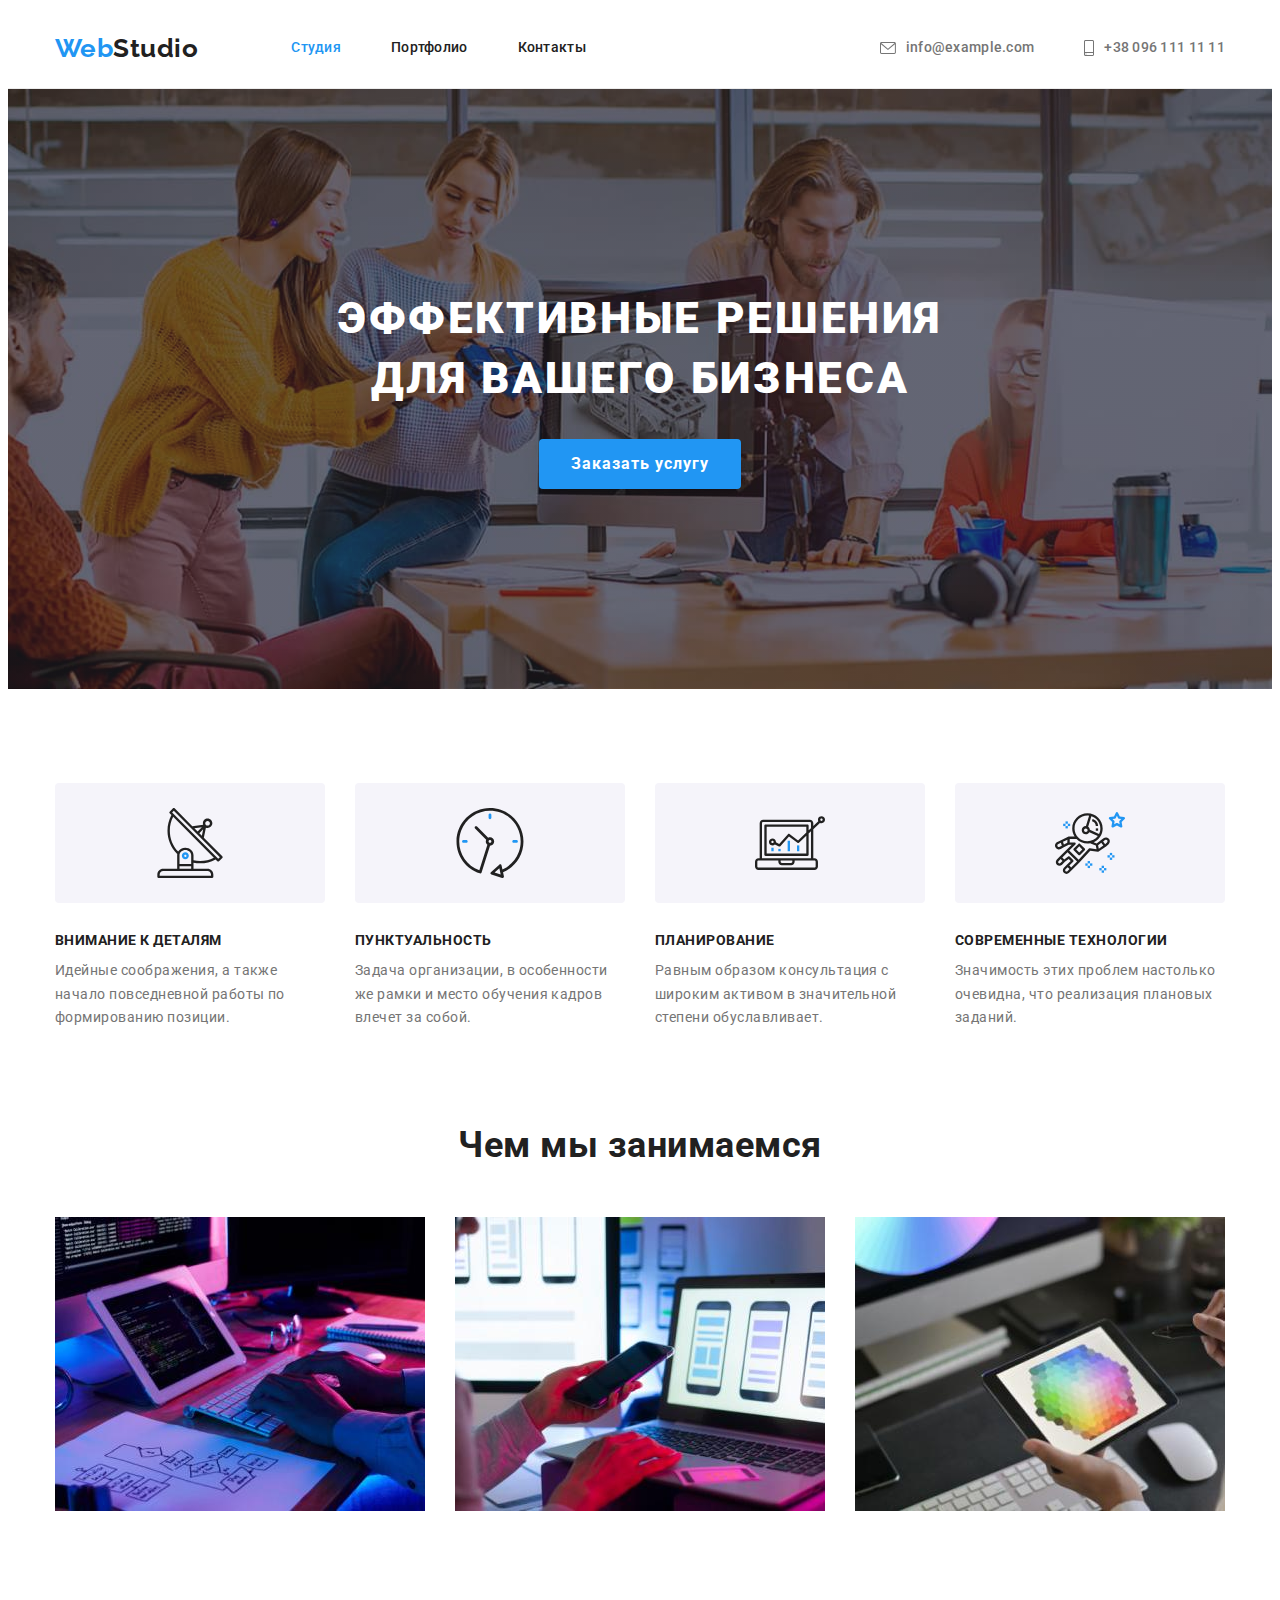
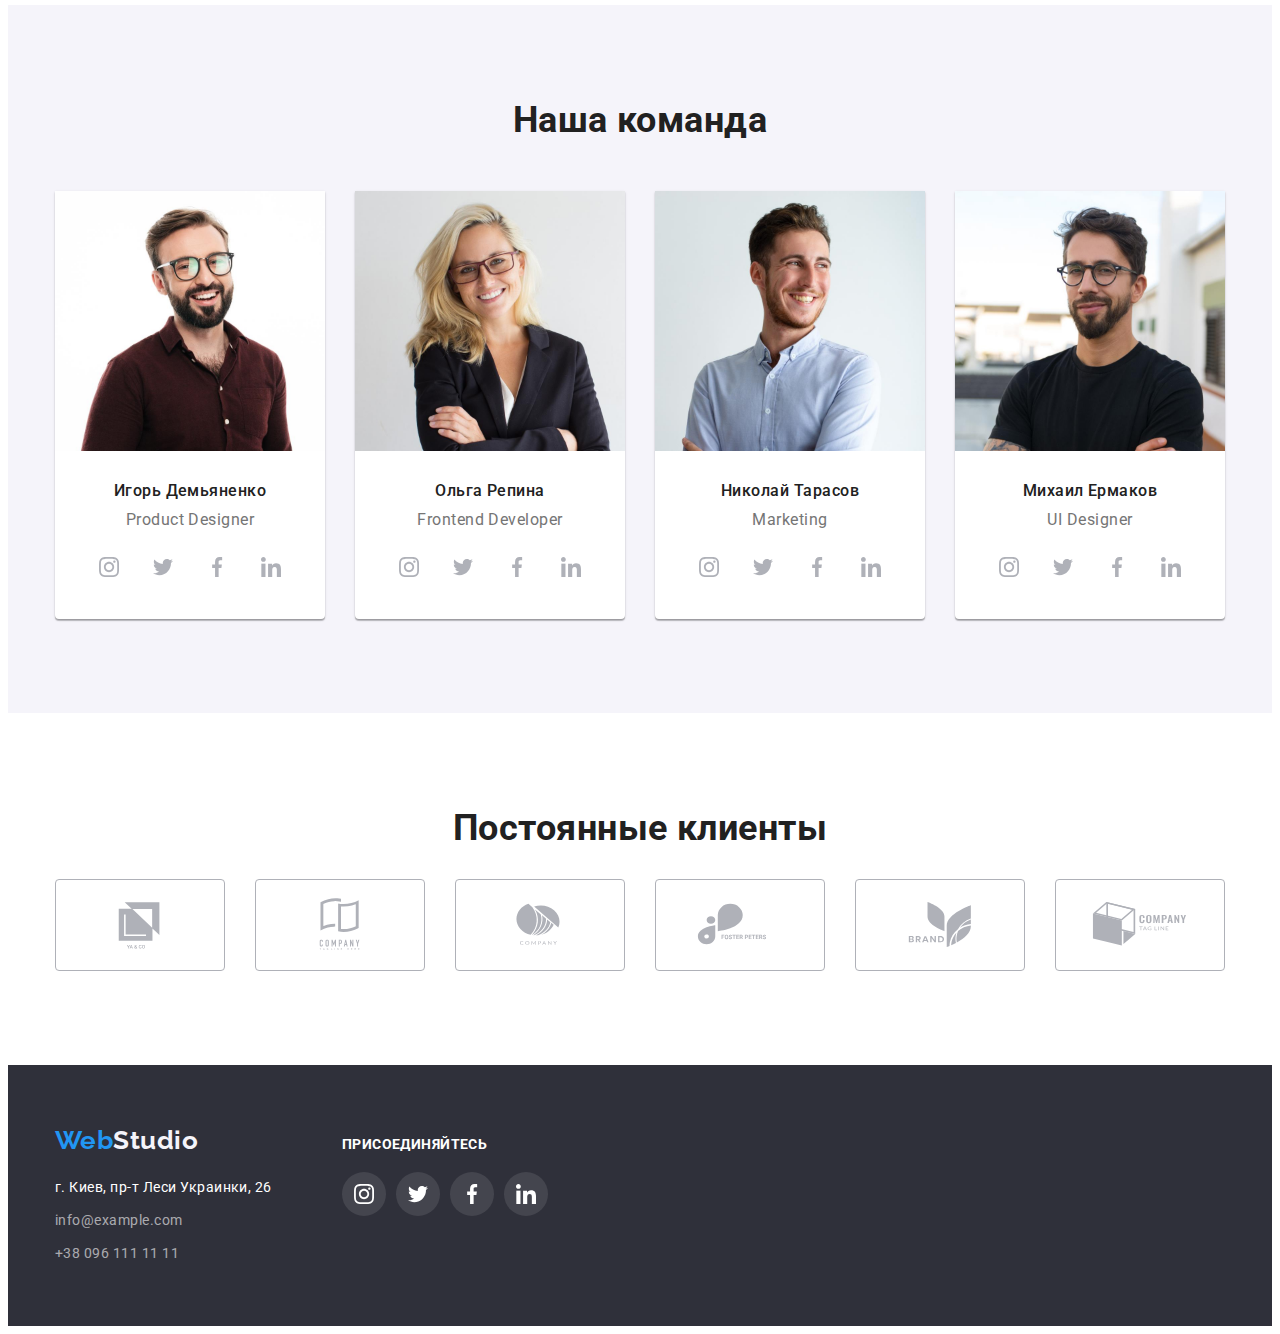
<file: index.html>
<!DOCTYPE html>
<html lang="ru">
<head>
    <meta charset="UTF-8">
    <meta http-equiv="X-UA-Compatible" content="IE=edge">
    <meta name="viewport" content="width=device-width, initial-scale=1.0">
    <title>WebStudio</title>
    <link rel="preconnect" href="https://fonts.googleapis.com">
<link rel="preconnect" href="https://fonts.gstatic.com" crossorigin>
<link href="https://fonts.googleapis.com/css2?family=Raleway:wght@700&family=Roboto:wght@400;500;700;900&display=swap" rel="stylesheet">
<link rel="stylesheet" href="https://cdnjs.cloudflare.com/ajax/libs/modern-normalize/1.1.0/modern-normalize.min.css" integrity="sha512-wpPYUAdjBVSE4KJnH1VR1HeZfpl1ub8YT/NKx4PuQ5NmX2tKuGu6U/JRp5y+Y8XG2tV+wKQpNHVUX03MfMFn9Q==" crossorigin="anonymous" referrerpolicy="no-referrer" />
<link rel="stylesheet" href="./css/styles.css">
</head>
<body>
    <!--Шапка сайта-->
    <header>
        <div class="container header-container">
        <nav class="main-nav">
            <a href = "./index.html" class="logo">
                <span class="logo-first-half">Web</span><span class ="logo-second-half">Studio</span>
            </a>
            <ul class="site-nav list">
                <li class="item"><a href="./index.html" class="link current">Студия</a></li>
                <li class="item"><a href="./portfolio.html" class="link">Портфолио</a></li>
                <li class="item"><a href="./contacts.html" class="link">Контакты</a></li>
            </ul>
        </nav>
        <ul class="contacts-information list">
            <li class="item"><a href="mailtoinfo@example.com" class="contacts-data icon-mail">
                <svg class="contacts-icon" width="16" height="12">
                    <use href="./images/sprite.svg#icon-mail"></use>
                </svg>
                info@example.com</a>
        </li>
            <li class="item"><a href="tel:+380961111111" class="contacts-data icon-phone">
                <svg class="contacts-icon" width="10" height="16">
                    <use href="./images/sprite.svg#icon-smartphone"></use>
                </svg>
                +38 096 111 11 11</a>
                </li>
        </ul>
    </div>
    </header>

    <main>
        <!--Герой-->
        <section class="hero section">
            <div class="container hero-container">
            <h1 class="hero-title">Эффективные решения для вашего бизнеса</h1>
            <button type="button" class="button">Заказать услугу</button>
        </div>
        </section>
        <!--Преимущества-->
        <section class="features-section section">
            <div class="container">
            <h2 class="visually-hidden">Наши Преимущества</h2>
            <ul class="features list">
                <li class="item">
                    <div class="features-container">
                        <svg class="features-icon" width="70" height="70">
                            <use href="./images/sprite-2.svg#icon-antenna"></use>
                        </svg>
                    </div>
                    <h3 class="title">Внимание к деталям</h3>
                    <P class="description">Идейные соображения, а также начало повседневной работы по формированию позиции.</P>
                </li>
                <li class="item">
                    <div class="features-container">
                        <svg class="features-icon" width="70" height="70">
                            <use href="./images/sprite-2.svg#icon-clock"></use>
                        </svg>
                    </div>
                    <h3 class="title">Пунктуальность</h3>
                    <P class="description">Задача организации, в особенности же рамки и место обучения кадров влечет за собой.</P>
                </li>
                <li class="item">
                    <div class="features-container">
                        <svg class="features-icon" width="70" height="70">
                            <use href="./images/sprite-2.svg#icon-diagram"></use>
                        </svg>
                    </div>
                    <h3 class="title">Планирование</h3>
                    <P class="description">Равным образом консультация с широким активом в значительной степени обуславливает.</P>
                </li>
                <li class="item">
                    <div class="features-container">
                        <svg class="features-icon" width="70" height="70">
                            <use href="./images/sprite-2.svg#icon-astronaut"></use>
                        </svg>
                    </div>
                    <h3 class="title">Современные технологии</h3>
                    <P class="description">Значимость этих проблем настолько очевидна, что реализация плановых заданий.</P>
                </li>
            </ul>
        </div>
        </section>
        <!-- Чем мы занимаемся -->
        <section class="section prof-section">
            <div class="container prof-container">
            <h2 class="section-title">Чем мы занимаемся</h2>
            <ul class="prof-section-list list">
                <li class="item">
                    <img class ="prof-item" src="./images/1.jpg" alt="Первая услуга" width="370"/>
                </li>
                <li class="item">
                   <img class ="prof-item" src="./images/2.jpg" alt="Вторая услуга" width="370"/>
                </li>
                <li class="item">
                   <img class ="prof-item" src="./images/3.jpg" alt="Третья услуга" width="370"/>
                </li>
            </ul>
        </div>
        </section>
        <section class="team section">
            <div class="container team-container">
            <h2 class="section-title">Наша команда</h2>
            <ul class="team-list list">
                <li class="item">
                    <img src="./images/PD.jpg" alt="Фото Продакт дизайнера" width="270"/>
                    <div class="team-card">
                    <p class="name">Игорь Демьяненко</p>
                    <p class="profession">Product Designer</p>
                    <ul class="team-socials-list list">
                        <li class="team-socials-item">
                            <a class="team-socials-link"   href="">
                                <svg class="team-socials-icon" width="20" height="20">
                                    <use href="./images/sprite-3.svg#icon-instagram"></use>
                                </svg>
                            </a>
                        </li>
                        <li class="team-socials-item">
                            <a  class="team-socials-link" href="">
                                <svg class="team-socials-icon" width="20" height="20">
                                    <use href="./images/sprite-3.svg#icon-twitter"></use>
                                </svg>
                            </a>
                        </li>
                        <li class="team-socials-item">
                            <a  class="team-socials-link" href="">
                                <svg class="team-socials-icon" width="20" height="20">
                                    <use href="./images/sprite-3.svg#icon-facebook"></use>
                                </svg>
                            </a>
                        </li>
                        <li class="team-socials-item">
                            <a  class="team-socials-link" href="">
                                <svg class="team-socials-icon" width="20" height="20">
                                    <use href="./images/sprite-3.svg#icon-linkedin"></use>
                                </svg>
                            </a>
                        </li>
                    </ul>
                    </div>
                </li>
                <li class="item">
                    <img src="./images/FD.jpg" alt="Фото Фронтенд разработчика" width="270"/>
                    <div class="team-card">
                    <p class="name">Ольга Репина</p>
                    <p class="profession">Frontend Developer</p>
                    <ul class="team-socials-list list">
                        <li class="team-socials-item">
                            <a class="team-socials-link"   href="">
                                <svg class="team-socials-icon" width="20" height="20">
                                    <use href="./images/sprite-3.svg#icon-instagram"></use>
                                </svg>
                            </a>
                        </li>
                        <li class="team-socials-item">
                            <a  class="team-socials-link" href="">
                                <svg class="team-socials-icon" width="20" height="20">
                                    <use href="./images/sprite-3.svg#icon-twitter"></use>
                                </svg>
                            </a>
                        </li>
                        <li class="team-socials-item">
                            <a  class="team-socials-link" href="">
                                <svg class="team-socials-icon" width="20" height="20">
                                    <use href="./images/sprite-3.svg#icon-facebook"></use>
                                </svg>
                            </a>
                        </li>
                        <li class="team-socials-item">
                            <a  class="team-socials-link" href="">
                                <svg class="team-socials-icon" width="20" height="20">
                                    <use href="./images/sprite-3.svg#icon-linkedin"></use>
                                </svg>
                            </a>
                        </li>
                    </ul>
                </div>
                </li>
                <li class="item">
                    <img src="./images/M.jpg" alt="Фото Маркетолога" width="270"/>
                    <div class="team-card">
                    <p class="name">Николай Тарасов</p>
                    <p class="profession">Marketing</p>
                    <ul class="team-socials-list list">
                        <li class="team-socials-item">
                            <a class="team-socials-link"   href="">
                                <svg class="team-socials-icon" width="20" height="20">
                                    <use href="./images/sprite-3.svg#icon-instagram"></use>
                                </svg>
                            </a>
                        </li>
                        <li class="team-socials-item">
                            <a  class="team-socials-link" href="">
                                <svg class="team-socials-icon" width="20" height="20">
                                    <use href="./images/sprite-3.svg#icon-twitter"></use>
                                </svg>
                            </a>
                        </li>
                        <li class="team-socials-item">
                            <a  class="team-socials-link" href="">
                                <svg class="team-socials-icon" width="20" height="20">
                                    <use href="./images/sprite-3.svg#icon-facebook"></use>
                                </svg>
                            </a>
                        </li>
                        <li class="team-socials-item">
                            <a  class="team-socials-link" href="">
                                <svg class="team-socials-icon" width="20" height="20">
                                    <use href="./images/sprite-3.svg#icon-linkedin"></use>
                                </svg>
                            </a>
                        </li>
                    </ul>
                </div>
                </li>
                <li class="item">
                    <img src="./images/UID.jpg" alt="Фото UI дизайнера" width="270"/>
                    <div class="team-card">
                    <p class="name">Михаил Ермаков</p>
                    <p class="profession">UI Designer</p>
                    <ul class="team-socials-list list">
                        <li class="team-socials-item">
                            <a class="team-socials-link"   href="">
                                <svg class="team-socials-icon" width="20" height="20">
                                    <use href="./images/sprite-3.svg#icon-instagram"></use>
                                </svg>
                            </a>
                        </li>
                        <li class="team-socials-item">
                            <a  class="team-socials-link" href="">
                                <svg class="team-socials-icon" width="20" height="20">
                                    <use href="./images/sprite-3.svg#icon-twitter"></use>
                                </svg>
                            </a>
                        </li>
                        <li class="team-socials-item">
                            <a  class="team-socials-link" href="">
                                <svg class="team-socials-icon" width="20" height="20">
                                    <use href="./images/sprite-3.svg#icon-facebook"></use>
                                </svg>
                            </a>
                        </li>
                        <li class="team-socials-item">
                            <a  class="team-socials-link" href="">
                                <svg class="team-socials-icon" width="20" height="20">
                                    <use href="./images/sprite-3.svg#icon-linkedin"></use>
                                </svg>
                            </a>
                        </li>
                    </ul>
                </div>
                </li>
            </ul>
        </div>
        </section>
        <!-- Постоянные клиенты -->
        <section class="section clients-section">
            <div class="container clients-container">
            <h2 class="section-title">Постоянные клиенты</h2>
            <ul class="clients-list list">
                <li class="clients-item">
                    <a  href="" class="clients-link">
                    <svg class="clients-icon" width="106" height="60">
                        <use href="./images/sprite-4.svg#icon-logo-1"></use>
                    </svg>
                </a>
                </li>
                <li class="clients-item">
                    <a  href="" class="clients-link">
                    <svg class="clients-icon" width="106" height="60">
                        <use  href="./images/sprite-4.svg#icon-logo-2"></use>
                    </svg>
                </a>
                </li>
                <li class="clients-item">
                    <a  href="" class="clients-link">
                    <svg class="clients-icon" width="106" height="60">
                        <use  href="./images/sprite-4.svg#icon-logo-3"></use>
                    </svg>
                </a>
                </li>
                <li class="clients-item">
                    <a  href="" class="clients-link">
                    <svg class="clients-icon" width="106" height="60">
                        <use  href="./images/sprite-4.svg#icon-logo-4"></use>
                    </svg>
                </a>
                </li>
                <li class="clients-item">
                    <a  href="" class="clients-link">
                    <svg class="clients-icon" width="106" height="60">
                        <use  href="./images/sprite-4.svg#icon-logo-5"></use>
                    </svg>
                </a>
                </li>
                <li class="clients-item">
                    <a  href="" class="clients-link">
                    <svg class="clients-icon" width="106" height="60">
                        <use  href="./images/sprite-4.svg#icon-logo-6"></use>
                    </svg>
                </a>
                </li>
            </ul>
        </div>
        </section>
    </main>
    <!--Футер-->
    <footer>
        <div class="container footer-container">
            <div class="address-container">
        <a href = "./index.html" class="footer-logo logo">
            <span class="logo-first-half">Web</span><span class ="logo-second-half-footer">Studio</span>
        </a>
        <address>
            <ul class="footer-information list">
                <li class="item"><a href="" class="address">г. Киев, пр-т Леси Украинки, 26</a></li>
                <li class="item">
                    <a href="mailtoinfo@example.com" class="contacts-data">info@example.com</a>
                </li>      
                  <li class="item">
                      <a href="tel:+380961111111" class="contacts-data">+38 096 111 11 11</a>
                    </li>
            </ul>    
        </address>
    </div>
        <div class="join-container">
            <h3 class="join-title">Присоединяйтесь</h3>
                <ul class="join-list list">
                    <li class="join-item">
                        <a class ="join-link"  href="">
                            <svg class="join-icon" width="20" height="20">
                                <use href="./images/sprite-5.svg#icon-instagram-2"></use>
                            </svg>
                        </a>
                    </li>
                    <li class="join-item">
                        <a class ="join-link" href="">
                            <svg class="join-icon" width="20" height="20">
                                <use href="./images/sprite-5.svg#icon-twitter-1"></use>
                            </svg>
                        </a>
                    </li>
                    <li class="join-item">
                        <a class ="join-link" href="">
                            <svg class="join-icon" width="20" height="20">
                                <use href="./images/sprite-5.svg#icon-facebook-1"></use>
                            </svg>
                        </a>
                    </li>
                    <li class="join-item">
                        <a class ="join-link" href="">
                            <svg class="join-icon" width="20" height="20">
                                <use href="./images/sprite-5.svg#icon-linkedin-1"></use>
                            </svg>
                        </a>
                    </li>
                </ul>
        </div>
    </div>
    </footer>
</body>
</html>
</file>
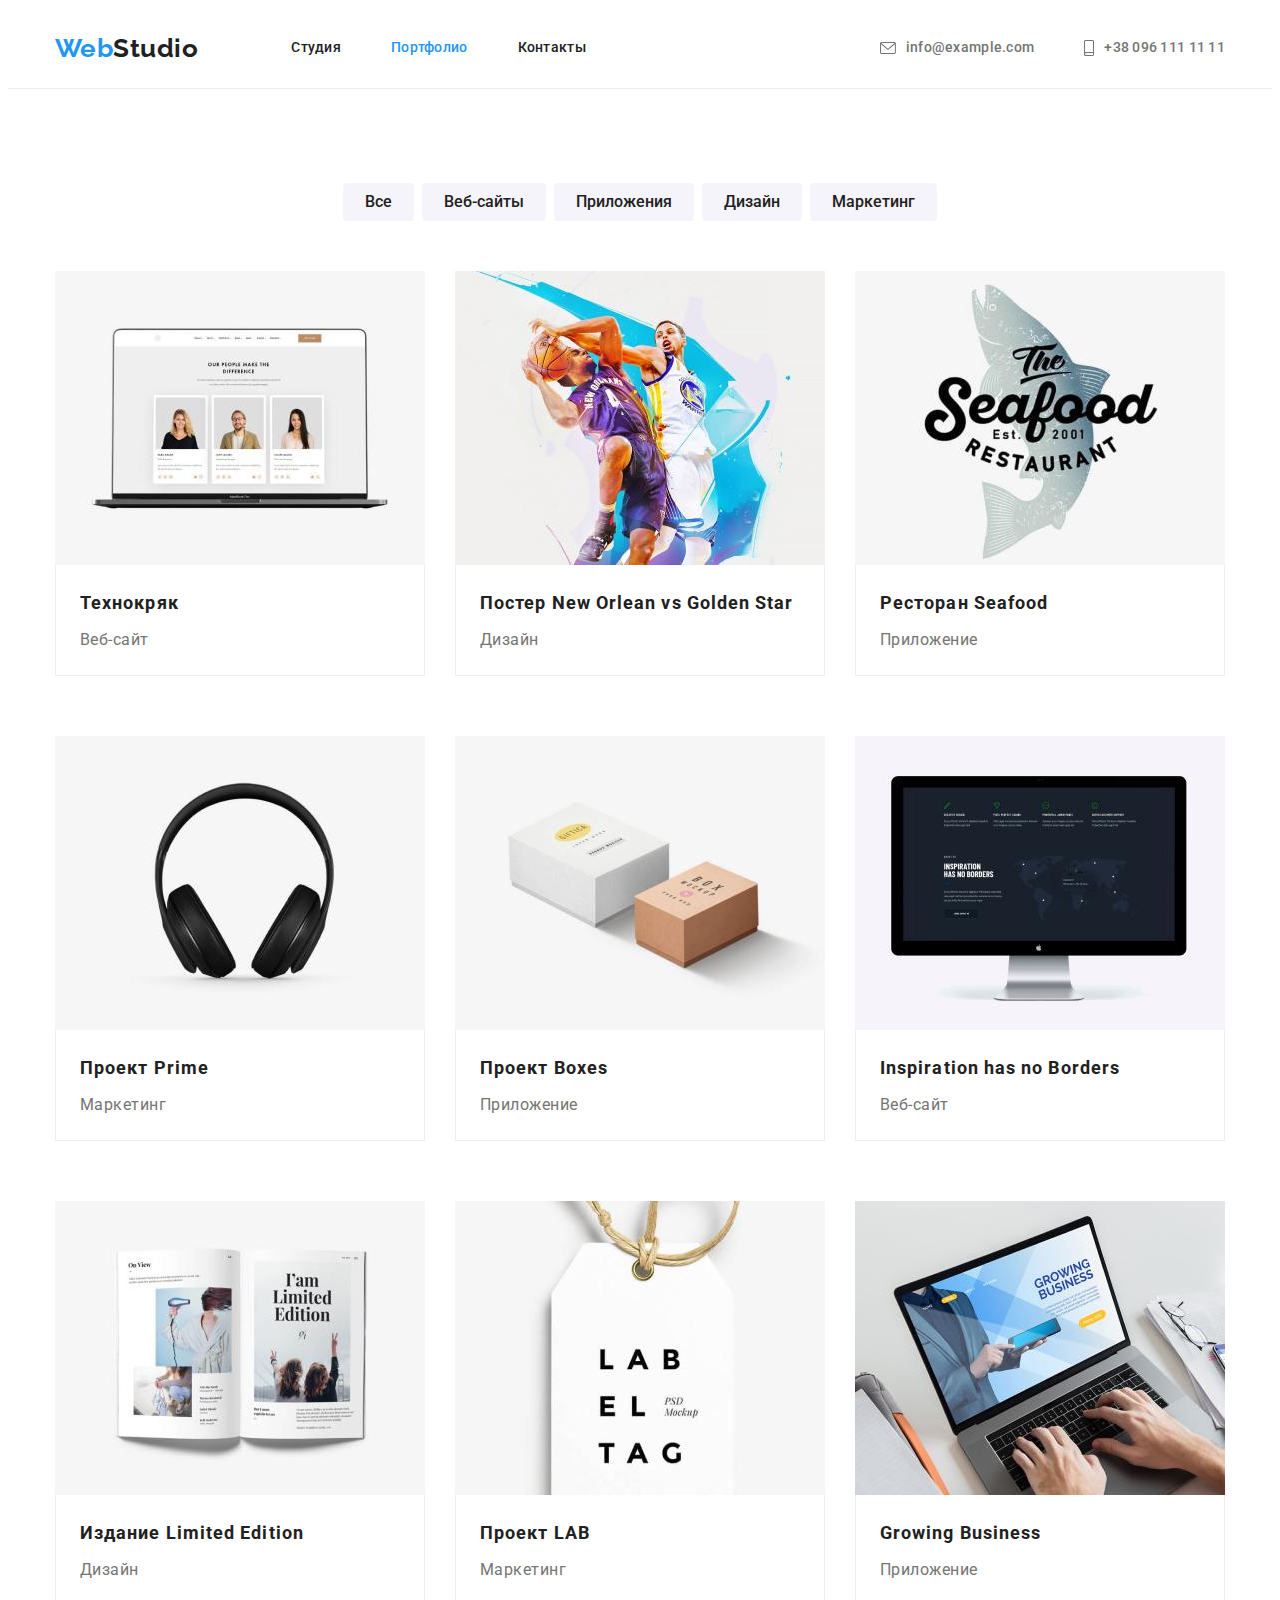
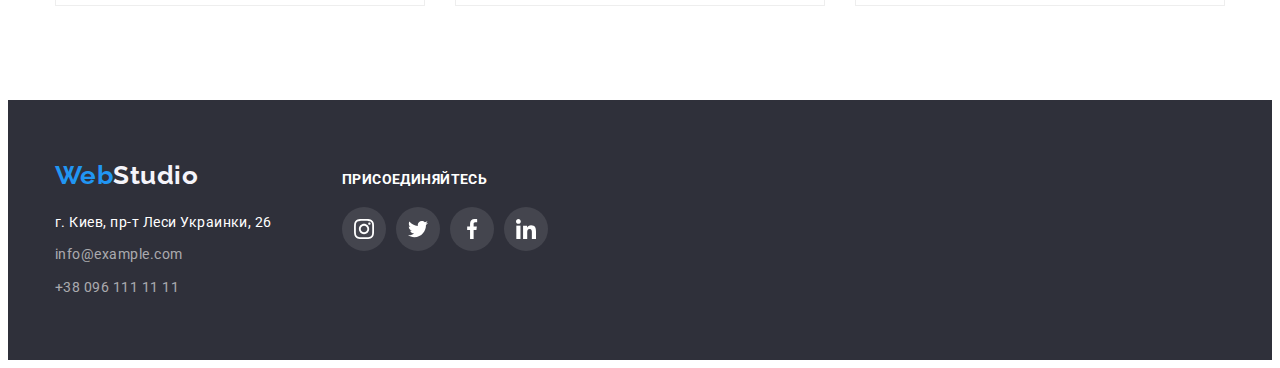
<file: portfolio.html>
<!DOCTYPE html>
<html lang="ru">
<head>
    <meta charset="UTF-8">
    <meta http-equiv="X-UA-Compatible" content="IE=edge">
    <meta name="viewport" content="width=device-width, initial-scale=1.0">
    <title>WebStudio</title>
    <link rel="preconnect" href="https://fonts.googleapis.com">
    <link rel="preconnect" href="https://fonts.gstatic.com" crossorigin>
    <link href="https://fonts.googleapis.com/css2?family=Raleway:wght@700&family=Roboto:wght@400;500;700;900&display=swap" rel="stylesheet">
    <link rel="stylesheet" href="https://cdnjs.cloudflare.com/ajax/libs/modern-normalize/1.1.0/modern-normalize.min.css" integrity="sha512-wpPYUAdjBVSE4KJnH1VR1HeZfpl1ub8YT/NKx4PuQ5NmX2tKuGu6U/JRp5y+Y8XG2tV+wKQpNHVUX03MfMFn9Q==" crossorigin="anonymous" referrerpolicy="no-referrer" />
    <link rel="stylesheet" href="./css/styles.css">
</head>
<body>
    <!--Шапка сайта-->
    <header>
        <div class="container header-container">
        <nav class="main-nav">
            <a href = "./index.html" class="logo">
                <span class="logo-first-half">Web</span><span class ="logo-second-half">Studio</span>
            </a>
            <ul class="site-nav list">
                <li class="item"><a href="./index.html" class="link">Студия</a></li>
                <li class="item"><a href="./portfolio.html" class="link current">Портфолио</a></li>
                <li class="item"><a href="./contacts.html" class="link">Контакты</a></li>
            </ul>
        </nav>
        <ul class="contacts-information list">
            <li class="item"><a href="mailtoinfo@example.com" class="contacts-data icon-mail">
                <svg class="contacts-icon" width="16" height="12">
                    <use href="./images/sprite.svg#icon-mail"></use>
                </svg>
                info@example.com</a>
        </li>
            <li class="item"><a href="tel:+380961111111" class="contacts-data icon-phone">
                <svg class="contacts-icon" width="10" height="16">
                    <use href="./images/sprite.svg#icon-smartphone"></use>
                </svg>
                +38 096 111 11 11</a>
                </li>
        </ul>
    </div>
    </header>

    <main>
        <h1 class="visually-hidden">Портфолио</h1>
        <section class="projects section">
            <div class="container">
                <ul class="button-portfolio">
            <button class="button">Все</button>
            <button class="button">Веб-сайты</button>
            <button class="button">Приложения</button>
            <button class="button">Дизайн</button>
            <button class="button">Маркетинг</button>
        </ul>
        <ul class="projects list">
           <li class="item">
               <img  class = "img-portfolio" src="./images/11.jpg" alt="Фото проекта технокряк" width="370"/>
               <div class="name-projects">
               <h2 class="project-title">Технокряк</h2>
               <p class="project-type">Веб-сайт</p>
           </li>
           <li class="item">
            <img class = "img-portfolio" src="./images/12.jpg" alt="Постер" width="370"/>
            <div class="name-projects">
            <h2 class="project-title">Постер New Orlean vs Golden Star</h2>
            <p class="project-type">Дизайн</p>
        </div>
        </li>
        <li class="item">
            <img class = "img-portfolio" src="./images/13.jpg" alt="Лого ресторана" width="370"/>
            <div class="name-projects">
            <h2 class="project-title">Ресторан Seafood</h2>
            <p class="project-type">Приложение</p>
        </div>
        </li>
        <li class="item">
            <img class = "img-portfolio" src="./images/14.jpg" alt="Логотип проекта" width="370"/>
            <div class="name-projects">
            <h2 class="project-title">Проект Prime</h2>
            <p class="project-type">Маркетинг</p>
        </div>
        </li>
        <li class="item">
            <img  class = "img-portfolio" src="./images/15.jpg" alt="Логотип проекта" width="370"/>
            <div class="name-projects">
            <h2 class="project-title">Проект Boxes</h2>
            <p class="project-type">Приложение</p>
        </div>
        </li>
        <li class="item">
            <img  class = "img-portfolio" src="./images/16.jpg" alt="Логотип проекта" width="370"/>
            <div class="name-projects">
            <h2 class="project-title">Inspiration has no Borders</h2>
            <p class="project-type">Веб-сайт</p>
        </div>
        </li>
        <li class="item">
            <img  class = "img-portfolio" src="./images/17.jpg" alt="Логотип проекта" width="370"/>
            <div class="name-projects">
            <h2 class="project-title">Издание Limited Edition</h2>
            <p class="project-type">Дизайн</p>
        </div>
        </li>
        <li class="item">
            <img  class = "img-portfolio" src="./images/18.jpg" alt="Логотип проекта" width="370"/>
            <div class="name-projects">
            <h2 class="project-title">Проект LAB</h2>
            <p class="project-type">Маркетинг</p>
        </div>
        </li>
        <li class="item">
            <img  class = "img-portfolio" src="./images/19.jpg" alt="Логотип проекта" width="370"/>
            <div class="name-projects">
            <h2 class="project-title">Growing Business</h2>
            <p class="project-type">Приложение</p>
        </div>
        </li>
        </ul>
    </div>
    </section>
    </main>
    <!--Футер-->
    <footer>
        <div class="container footer-container">
            <div class="address-container">
        <a href = "./index.html" class="footer-logo logo">
            <span class="logo-first-half">Web</span><span class ="logo-second-half-footer">Studio</span>
        </a>
        <address>
            <ul class="footer-information list">
                <li class="item"><a href="" class="address">г. Киев, пр-т Леси Украинки, 26</a></li>
                <li class="item">
                    <a href="mailtoinfo@example.com" class="contacts-data">info@example.com</a>
                </li>      
                  <li class="item">
                      <a href="tel:+380961111111" class="contacts-data">+38 096 111 11 11</a>
                    </li>
            </ul>    
        </address>
    </div>
        <div class="join-container">
            <h3 class="join-title">Присоединяйтесь</h3>
                <ul class="join-list list">
                    <li class="join-item">
                        <a class ="join-link"  href="">
                            <svg class="join-icon" width="20" height="20">
                                <use href="./images/sprite-5.svg#icon-instagram-2"></use>
                            </svg>
                        </a>
                    </li>
                    <li class="join-item">
                        <a class ="join-link" href="">
                            <svg class="join-icon" width="20" height="20">
                                <use href="./images/sprite-5.svg#icon-twitter-1"></use>
                            </svg>
                        </a>
                    </li>
                    <li class="join-item">
                        <a class ="join-link" href="">
                            <svg class="join-icon" width="20" height="20">
                                <use href="./images/sprite-5.svg#icon-facebook-1"></use>
                            </svg>
                        </a>
                    </li>
                    <li class="join-item">
                        <a class ="join-link" href="">
                            <svg class="join-icon" width="20" height="20">
                                <use href="./images/sprite-5.svg#icon-linkedin-1"></use>
                            </svg>
                        </a>
                    </li>
                </ul>
        </div>
    </div>
    </footer>
</body>
</html>
</file>
<file: css/styles.css>
:root {
    --primary-text-color: #757575;
    --title-text-color:  #212121;
    --accent-color: #2196F3;
    --primary-white-color: #ffffff; 
    --primary-button-color:  #F5F4FA;
    --hero-bg-color: #2F303A;
    --header-border-color: #ECECEC;
    --hero-bg-color: rgba(47, 48, 58, 0.4);
    --icon-color:#AFB1B8;
}

.list {
    list-style: none;
}

html {
    box-sizing: border-box;
}

*,
*::before,
*::after {
    box-sizing: border-box;
}

h1,
h2,
h3,
h4,
h5,
h6,
p,
ul,
nav {
    margin-top: 0px;
    margin-bottom: 0px;
    padding: 0px;
}

body {
    background-color: var(--primary-white-color);
    color: var(--primary-text-color);
    font-family: Roboto , sans-serif;
    font-weight: normal;
    font-style: normal;
    letter-spacing: 0.03em;
}

img {
    display: block;
}

.container {
    width: 1200px;
    margin-left: auto;
    margin-right: auto;
    padding-left: 15px;
    padding-right: 15px;
  }

.section {
    padding-top: 94px;
    padding-bottom: 94px;
}

 /* Шапка сайта */
header {
    border-bottom: 1px solid var(--header-border-color);
}

.header-container {
    display: flex;
    align-items: center;
}

.main-nav {
    display: flex;
    align-items: center;
}


  /* Лого */

.logo {
    text-decoration: none;
}

.logo-first-half {
    color: var(--accent-color);
    font-family: Raleway , sans-serif;
    font-weight: bold;
    font-size: 26px;
    line-height: 1.19;
}

.logo-second-half {
    color: var(--title-text-color);
    font-family: Raleway , sans-serif;
    font-weight: bold;
    font-size: 26px;
    line-height: 1.19;
}
/* Навигация сайта*/
.site-nav {
    display: flex;
    margin-left: 93px;
}
  
.site-nav .item:not(:last-child) {
    margin-right: 50px;
}

.site-nav .link {
    display: block;
    padding-top: 32px;
    padding-bottom: 32px;
    color: var(--title-text-color);
    font-weight: 500;
    font-size: 14px;
    line-height: 1.14;
    letter-spacing: 0.02em;
    text-decoration: none;
}

.site-nav .link:hover,
.site-nav .link:focus {
    color: var(--accent-color);
}

.site-nav .link.current {
    color: var(--accent-color);
}

/* Контакты */

.contacts-information {
    display: flex;
    margin-left: auto;
}

.contacts-information .contacts-data {
    display: flex;
    align-items: center;
}

.contacts-information .item:not(:last-child) {
    margin-right: 50px;
}

.contacts-information .contacts-data {
    padding-top: 32px;
    padding-bottom: 32px;
    color: var(--primary-text-color);
    font-style: normal;
    font-weight: 500;
    font-size: 14px;
    line-height: 1.14;
    letter-spacing: 0.02em;
    text-decoration: none;
}

.contacts-information .contacts-data:hover,
.contacts-information .contacts-data:focus {
    color: var(--accent-color);
}

.contacts-data .contacts-icon {
    fill:var(--primary-text-color);
}

.contacts-data:hover svg,
.contacts-data:focus svg {
    fill:var(--accent-color);
}

.contacts-icon {
    margin-right: 10px;
}

/* background: background-color background-image background-repeat background-position background-attachment */
/* Герой */
.hero {
    display: flex;
    justify-content: center;
    align-items: center;
    padding: 200px 0;
    margin: 0 auto;
    max-width: 1600px;

    background-color: #C4C4C4;
    background-image:linear-gradient(90deg, rgba(47, 48, 58, 0.4) 0%, rgba(47, 48, 58, 0.4) 100%), url("../images/hero-picture.jpg");
    background-repeat: no-repeat;
    background-position: center;
    background-size: cover;

    text-align: center;

}


.hero-title {
    margin-left: auto;
    margin-right: auto;
    margin-bottom: 30px;
    width: 696px;
    color: var(--primary-white-color);
    font-weight: 900;
    font-size: 44px;
    line-height: 1.36;
    letter-spacing: 0.06em;
    text-align: center;
    text-transform: uppercase;  
}

.hero .button {
    padding: 10px 32px;
    min-width: 200px;
    min-height: 50px;
    background-color: var(--accent-color);
    color: var(--primary-white-color);
    font-family: Roboto , sans-serif;
    font-weight: bold;
    font-size: 16px;
    line-height: 1.87;
    letter-spacing: 0.06em;
    box-shadow: 0px 4px 4px rgba(0, 0, 0, 0.15);
    border-radius: 4px;
    border: none;
    cursor: pointer;
}

/* Преимущества */
.visually-hidden {
    position: absolute;
    width: 1px;
    height: 1px;
    margin: -1px;
    border: 0;
    padding: 0;
    white-space: nowrap;
    clip-path: inset(100%);
    clip: rect(0 0 0 0);
    overflow: hidden;
}

.icon-container {
    display: flex;
    align-items: center;
    justify-content: center;
    width: 270px;
    height: 120px;
    margin-bottom: 30px;

    background-color: var(--primary-button-color);

    border-radius: 4px;
}


.features {
    display: flex;
    flex-wrap: wrap;
}

.features .item {
    width: 270px;
}

.features .item:not(:last-child) {
    margin-right: 30px;
}

.features-container {
    display: flex;
    align-items: center;
    justify-content: center;
    width: 270px;
    height: 120px;
    margin-bottom: 30px;

    background-color: var(--primary-button-color);

    border-radius: 4px;
}

.section-title {
    color: var(--title-text-color);
    font-weight: bold;
    font-size: 36px;
    line-height: 1.17;
    text-align: center;
}

.section .title {
    margin-bottom: 10px;
    color: var(--title-text-color);
    font-weight: bold;
    font-size: 14px;
    line-height: 1.14;
    text-transform: uppercase;
}

.description {
    font-weight: normal;
    font-size: 14px;
    line-height: 1.71;
}

/* Чем мы занимаемся */
.prof-section {
    padding-top: 0;
}

.prof-section-list {
    display: flex;
}

.prof-container .section-title{
    display: block;
    margin-bottom: 50px;
    text-align: center;
}

.prof-section-list .item:not(:last-child) {
    margin-right: 30px;
}

.prof-section-list .prof-item {
    display: block;
}

/* Наша команда */
.team {
    background-color: #F5F4FA;
}

.team-list {
    display: flex;
    flex-wrap: wrap;
}

.team-container .section-title {
    display: block;
    margin-bottom: 50px;
    text-align: center;
}

.team-list .item {
    min-width: 270px;
    border-radius: 0px 0px 4px 4px;
    background-color: var(--primary-white-color);
    box-shadow: 0px 1px 3px rgb(0 0 0 / 12%),
                0px 1px 1px rgb(0 0 0 / 14%), 
                0px 2px 1px rgb(0 0 0 / 20%);
}

.team-list .item:not(:last-child) {
    margin-right: 30px;
}

.team-card {
    padding-top: 30px;
    padding-bottom: 30px;
}

.name {
    margin-bottom: 10px;
    text-align: center;

    color: var(--title-text-color);
    font-weight: 500;
    font-size: 16px;
    line-height: 1.19;
    text-align: center;
}

.profession {
    margin-bottom: 16px;

    color: var(--primary-text-color);
    font-weight: normal;
    font-size: 16px;
    line-height: 1.19;
    text-align: center;
}
 
.team-socials {
    display: flex;
    justify-content: center;
}

.team-socials-item {
    display: flex;
    align-items: center;
    justify-content: center;
    margin-right: 10px;
    width: 44px;
    height: 44px;

    border-radius: 50%;
    cursor: pointer;
}

.team-socials-list {
    display: flex;
    justify-content: center;
    align-items: center;

}

.team-socials-item:last-child {
    margin-right: 0;
}

.team-socials-link {
    display: flex;
    align-items: center;
    justify-content: center;
    width: 100%;
    height: 100%;
}

.team-socials-item:hover,
.team-socials-item:focus {
    background-color: var(--accent-color);
}

.team-socials-icon {
    fill: #afb1b8;
}
.team-socials-item:hover .team-socials-icon,
.team-socials-item:focus .team-socials-icon {
    fill: var(--primary-white-color);
}

/* Постоянные клиенты */
.clients-section .section-title {
    margin-bottom: 30px;
}

.clients-list {
    display: flex;
}

.clients-item {
    margin-right: 30px;
}

.clients-link {
    width: 170px;
    height: 92px;
    display: flex;
    align-items: center;
    justify-content: center;
    border: 1px solid #AFB1B8;
    border-radius: 4px;
    cursor: pointer;
}

.clients-icon {
    fill: var(--icon-color);
}


.clients-link:hover,
.clients-link:focus {
    border: 1px solid var(--accent-color);
}

.clients-link:hover .clients-icon,
.clients-link:focus  .clients-icon {
    fill: var(--accent-color);
}


/*Страница "Портфолио" */

/* Кнопки */

.button-portfolio {
    display: flex;
    justify-content: center;
    margin-bottom: 50px;
}

.button-portfolio .button {
    margin-right: 8px;
    padding: 6px 22px;
    border: none;
}
.button-portfolio .button:last-child {
    margin-right: 0;
}

.projects .button {
    background-color:var(--primary-button-color);
    color: var(--title-text-color);
    font-family: Roboto , sans-serif;
    font-weight: 500;
    font-size: 16px;
    line-height: 1.62;
    text-align: center;
    border-radius: 4px;
}

.projects .button:hover ,
.projects .button:focus {
    background-color: var(--accent-color);
    color: var(--primary-white-color);
    box-shadow: 0px 3px 1px rgba(0, 0, 0, 0.1), 0px 1px 2px rgba(0, 0, 0, 0.08), 0px 2px 2px rgba(0, 0, 0, 0.12);
    cursor: pointer;
}

/* /*Секиця с проектами */
.projects {
    display: flex;
    flex-wrap: wrap;
}

.projects .item {
    width: calc((100% - 60px) / 3);
    margin-top: 30px;
    margin-right: 30px;
    margin-bottom: 30px;
}

.projects .item:nth-child(3n){
    margin-right: 0px;
}

.projects .item:nth-last-child(-n + 3) {
    margin-bottom: 0;
}

.projects .item:nth-child(-n+3) {
    margin-top: 0;
}

.name-projects {
    padding-top: 20px;
    padding-bottom: 20px;
    padding-right: 24px;
    padding-left: 24px;
    border-bottom: 1px solid #eeeeee;
    border-right: 1px solid #eeeeee;
    border-left: 1px solid #eeeeee;
}

.img-portfolio{
    width: 100%;
}

.title {
    color: white;
}

.project-title {
    margin-bottom: 4px;
    color :var(--title-text-color);
    font-weight: bold;
    font-size: 18px;
    line-height: 2;
    letter-spacing: 0.06em;
}

.project-type {
    color: var(--primary-text-color);
    font-weight: normal;
    font-size: 16px;
    line-height: 1.87;
}
/*Футер*/

footer {
    background-color: #2F303A;
    padding-top: 60px;
    padding-bottom: 60px;
}

.footer-container {
    display: flex;
    align-items: baseline;
}

.footer-information .item {
    display: block;
}

.footer-information .item:not(:last-child) {
    margin-bottom: 9px;
}

.footer-information .address {
    color: #ffffff;
    font-style: normal;
    font-size: 14px;
    line-height: 1.71;
    text-decoration: none;
}

.footer-information .contacts-data {
    color: rgba(255, 255, 255, 0.6);
    font-style: normal;
    font-size: 14px;
    line-height: 1.71;
    text-decoration: none;
}

.footer-information .contacts-data:hover ,
.footer-information .contacts-data:focus {
    color: var(--accent-color);
}

.footer-logo {
    display: block;
    margin-bottom: 20px;
}

.join-container {
    display: flex;
    width: 206px;
    justify-content: center;
    flex-direction: column;
    margin-left: 70px;
    justify-content: start;
}

.logo-second-half-footer {
    color: var(--primary-button-color);
    font-family: Raleway , sans-serif;
    font-weight: bold;
    font-size: 26px;
    line-height: 1.19;
}

.join-title {
    margin-bottom: 20px;

    font-weight: bold;
    font-size: 14px;
    line-height: 16px;
    letter-spacing: 0.03em;
    text-transform: uppercase;

    color: var(--primary-white-color);
}

.join-list {
    display: flex;
    justify-content: center;
}

.join-item {
    display: flex;
    align-items: center;
    justify-content: center;
    margin-right: 10px;
    width: 44px;
    height: 44px;

    background-color: rgba(255, 255, 255, 0.1);
    border-radius: 50%;
    cursor: pointer;
}

.join-item:last-child {
    margin-right: 0;
}

.join-link {
    display: flex;
    align-items: center;
    justify-content: center;
    width: 100%;
    height: 100%;
}

.join-icon {
    fill: var(--primary-white-color);
}

.join-item:hover,
.join-item:focus {
    background-color: var(--accent-color);
}
</file>
